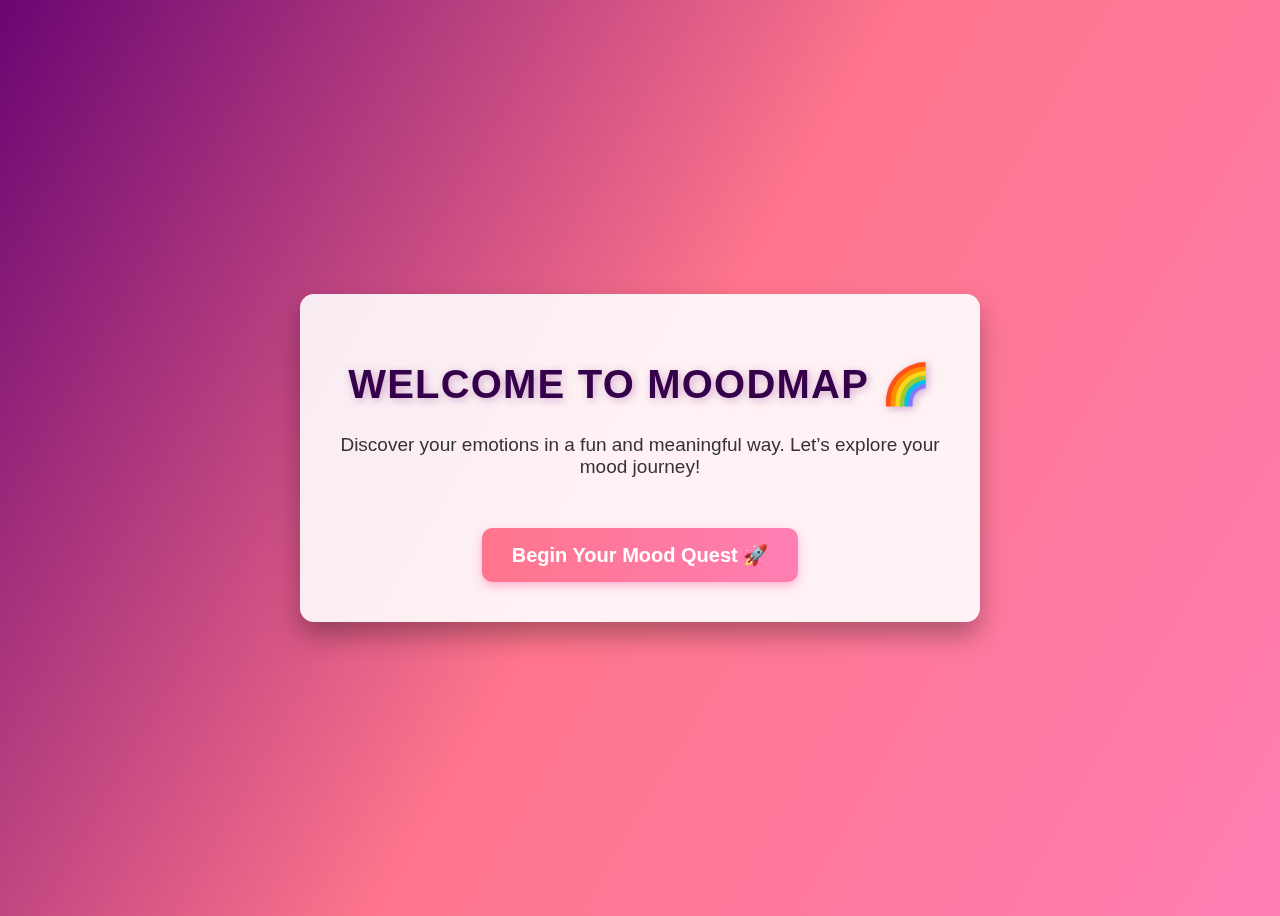
<file: index.html>
<!DOCTYPE html>
<html lang="en">
<head>
    <meta charset="UTF-8">
    <meta name="viewport" content="width=device-width, initial-scale=1.0">
    <title>MoodMap - Welcome</title>
    <link rel="stylesheet" href="styles.css">
    <style>
        /* Simple fade-in effect */
        body {
            opacity: 0;
            transition: opacity 1.5s ease-in-out;
        }
        
        body.loaded {
            opacity: 1;
        }
        
        /* Improve button hover effects */
        #startBtn {
            background: linear-gradient(90deg, #ff758c, #ff7eb3);
            padding: 15px 30px;
            font-size: 20px;
            font-weight: bold;
            color: white;
            border: none;
            border-radius: 10px;
            cursor: pointer;
            transition: transform 0.3s ease-in-out, box-shadow 0.3s ease-in-out;
        }
        
        #startBtn:hover {
            transform: scale(1.1);
            box-shadow: 0px 6px 15px rgba(255, 120, 180, 0.6);
        }
    </style>
</head>
<body onload="document.body.classList.add('loaded')">
    <div class="container">
        <h1>Welcome to MoodMap 🌈</h1>
        <p>Discover your emotions in a fun and meaningful way. Let’s explore your mood journey!</p>
        
        <!-- Start Button -->
        <button id="startBtn">Begin Your Mood Quest 🚀</button>
    </div>

    <script>
        document.getElementById("startBtn").addEventListener("click", function() {
            window.location.href = "num.html"; // Redirects to Number Selection Page
        });
    </script>
</body>
</html>
</file>
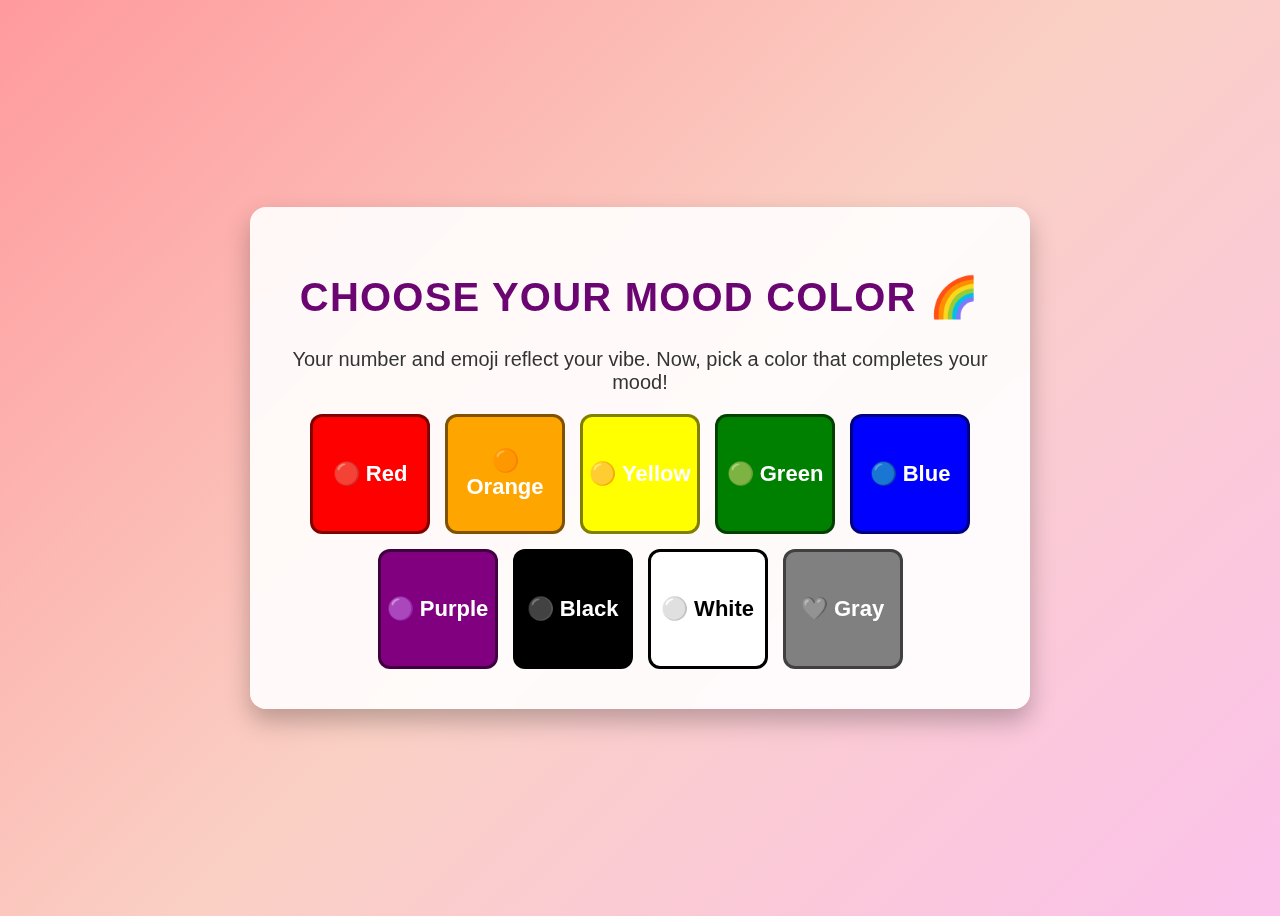
<file: color.html>
<!DOCTYPE html>
<html lang="en">
<head>
    <meta charset="UTF-8">
    <meta name="viewport" content="width=device-width, initial-scale=1.0">
    <title>Select Your Mood Color - MoodMap</title>
    <link rel="stylesheet" href="color-style.css">
</head>
<body>
    <div class="container">
        <h1>Choose Your Mood Color 🌈</h1>
        <p>Your number and emoji reflect your vibe. Now, pick a color that completes your mood!</p>

        <!-- Color Selection Grid -->
        <div class="color-grid">
            <button class="color-box" onclick="selectColor('Red')" style="background-color: red;">🔴 Red</button>
            <button class="color-box" onclick="selectColor('Orange')" style="background-color: orange;">🟠 Orange</button>
            <button class="color-box" onclick="selectColor('Yellow')" style="background-color: yellow;">🟡 Yellow</button>
            <button class="color-box" onclick="selectColor('Green')" style="background-color: green;">🟢 Green</button>
            <button class="color-box" onclick="selectColor('Blue')" style="background-color: blue;">🔵 Blue</button>
            <button class="color-box" onclick="selectColor('Purple')" style="background-color: purple;">🟣 Purple</button>
            <button class="color-box" onclick="selectColor('Black')" style="background-color: black; color:white;">⚫ Black</button>
            <button class="color-box" onclick="selectColor('White')" style="background-color: white;">⚪ White</button>
            <button class="color-box" onclick="selectColor('Gray')" style="background-color: gray;">🩶 Gray</button>
        </div>
    </div>

    <script>
        function selectColor(color) {
            localStorage.setItem("selectedColor", color); // Store color selection
            
            console.log("Selected Color:", color); // Debugging Log

            // Redirect to result.html instead of reloading color.html
            window.location.href = "result.html";
        }
    </script>
</body>
</html>
</file>
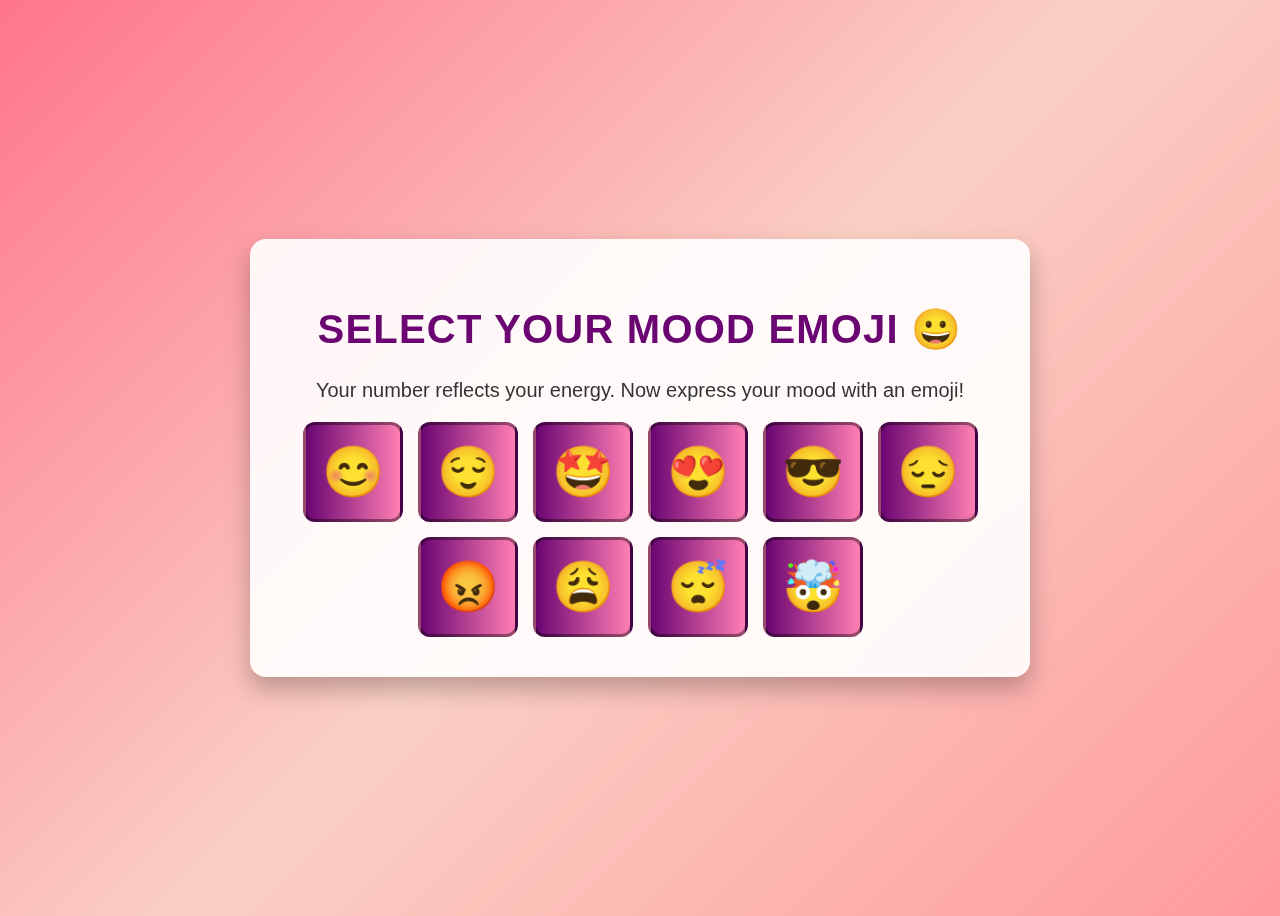
<file: emoji.html>
<!DOCTYPE html>
<html lang="en">
<head>
    <meta charset="UTF-8">
    <meta name="viewport" content="width=device-width, initial-scale=1.0">
    <title>Select Your Emoji - MoodMap</title>
    <link rel="stylesheet" href="emoji-style.css">
</head>
<body>
    <div class="container">
        <h1>Select Your Mood Emoji 😀</h1>
        <p>Your number reflects your energy. Now express your mood with an emoji!</p>

        <!-- Emoji Selection Grid -->
        <div class="emoji-grid">
            <button class="emoji-box" onclick="selectEmoji('😊')">😊</button>
            <button class="emoji-box" onclick="selectEmoji('😌')">😌</button>
            <button class="emoji-box" onclick="selectEmoji('🤩')">🤩</button>
            <button class="emoji-box" onclick="selectEmoji('😍')">😍</button>
            <button class="emoji-box" onclick="selectEmoji('😎')">😎</button>
            <button class="emoji-box" onclick="selectEmoji('😔')">😔</button>
            <button class="emoji-box" onclick="selectEmoji('😡')">😡</button>
            <button class="emoji-box" onclick="selectEmoji('😩')">😩</button>
            <button class="emoji-box" onclick="selectEmoji('😴')">😴</button>
            <button class="emoji-box" onclick="selectEmoji('🤯')">🤯</button>
        </div>
    </div>

    <script>
        function selectEmoji(emoji) {
            localStorage.setItem("selectedEmoji", emoji); // Store emoji selection
            
            console.log("Selected Emoji:", emoji); // Debugging Log
            
            window.location.href = "color.html"; // Redirect to Color Selection Page
        }
    </script>
</body>
</html>
</file>
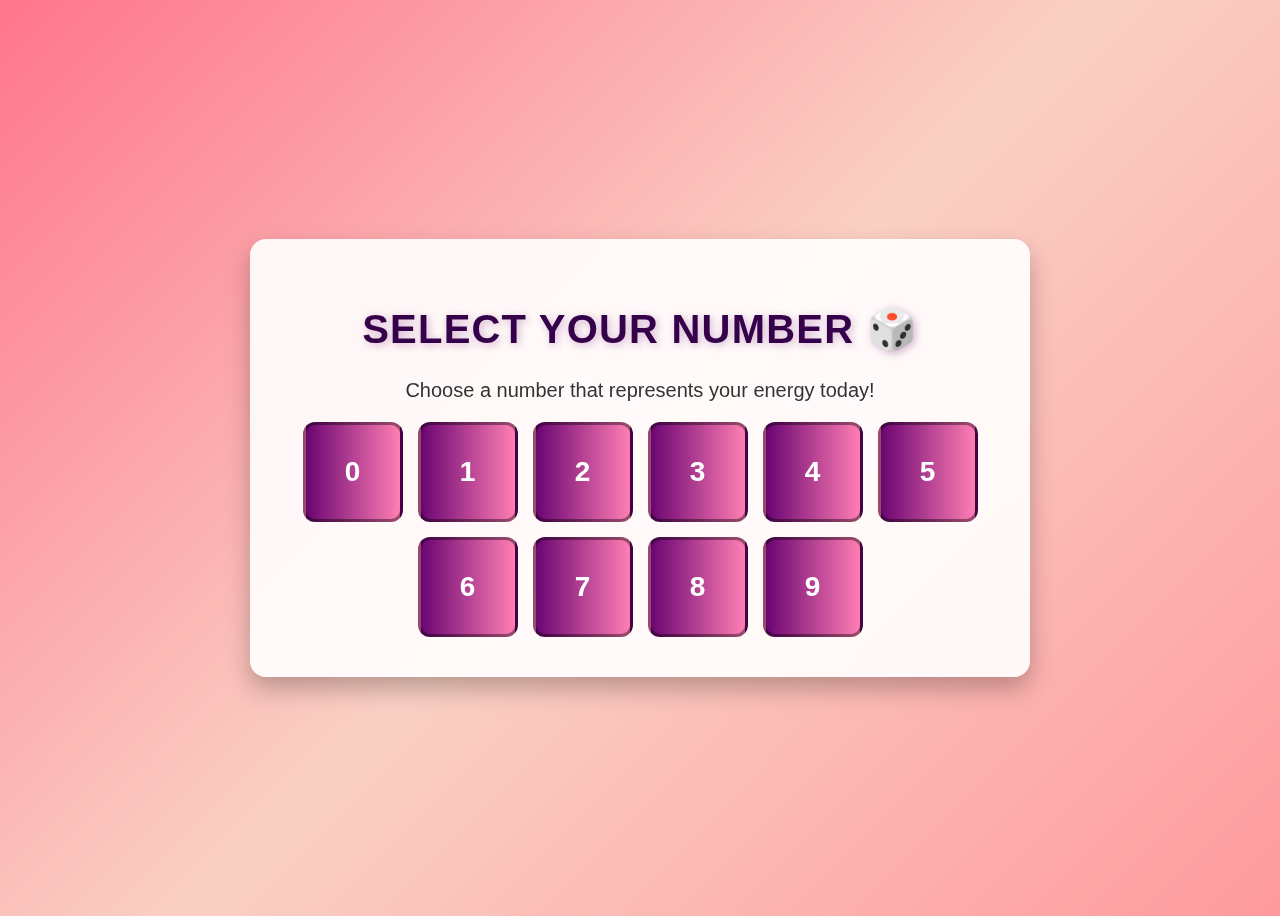
<file: num.html>
<!DOCTYPE html>
<html lang="en">
<head>
    <meta charset="UTF-8">
    <meta name="viewport" content="width=device-width, initial-scale=1.0">
    <title>Select Your Number - MoodMap</title>
    <link rel="stylesheet" href="nums-style.css">
</head>
<body>
    <div class="container">
        <h1>Select Your Number 🎲</h1>
        <p>Choose a number that represents your energy today!</p>

        <!-- Number Selection Grid -->
        <div class="number-grid">
            <button class="number-box" onclick="selectNumber(0)">0</button>
            <button class="number-box" onclick="selectNumber(1)">1</button>
            <button class="number-box" onclick="selectNumber(2)">2</button>
            <button class="number-box" onclick="selectNumber(3)">3</button>
            <button class="number-box" onclick="selectNumber(4)">4</button>
            <button class="number-box" onclick="selectNumber(5)">5</button>
            <button class="number-box" onclick="selectNumber(6)">6</button>
            <button class="number-box" onclick="selectNumber(7)">7</button>
            <button class="number-box" onclick="selectNumber(8)">8</button>
            <button class="number-box" onclick="selectNumber(9)">9</button>
        </div>
    </div>

    <script>
        function selectNumber(num) {
            localStorage.setItem("selectedNumber", num); // Store user's selected number
            
            console.log("Selected Number:", num); // Debugging Log
            
            window.location.href = "emoji.html"; // Redirect to Emoji Selection Page
        }
    </script>
</body>
</html>
</file>
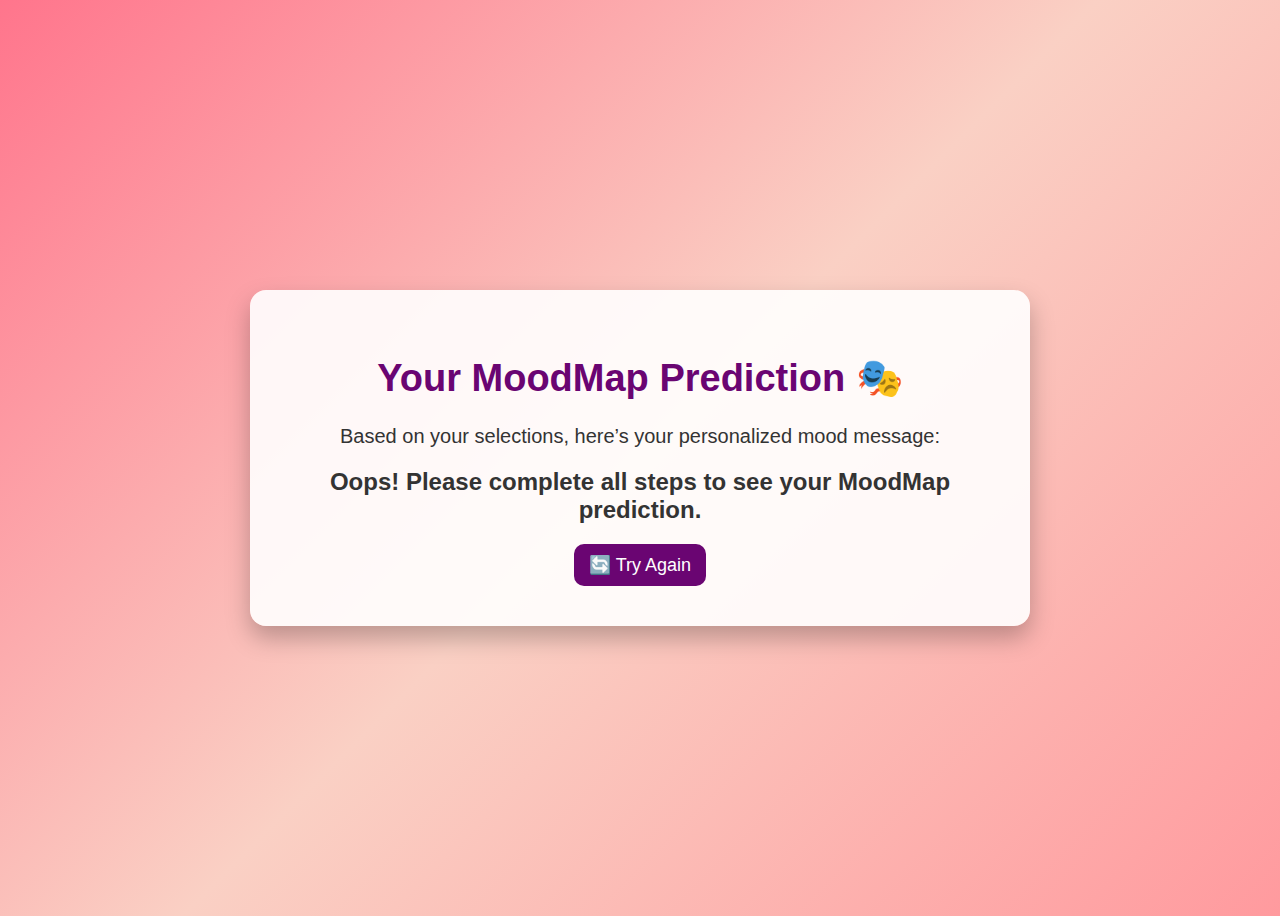
<file: result.html>
<!DOCTYPE html>
<html lang="en">
<head>
    <meta charset="UTF-8">
    <meta name="viewport" content="width=device-width, initial-scale=1.0">
    <title>Your Mood Prediction - MoodMap</title>
    <link rel="stylesheet" href="result-style.css">
</head>
<body onload="displayFinalMessage()"> <!-- Trigger mood message on load -->
    <div class="container">
        <h1>Your MoodMap Prediction 🎭</h1>
        <p>Based on your selections, here’s your personalized mood message:</p>

        <!-- Display Final Message -->
        <div id="finalMessage"></div>

        <button onclick="restartMoodMap()">🔄 Try Again</button>
    </div>

    <script>
        function displayFinalMessage() {
            let num = localStorage.getItem("selectedNumber");
            let emoji = localStorage.getItem("selectedEmoji");
            let color = localStorage.getItem("selectedColor");

            console.log("Retrieved -> Number:", num, "Emoji:", emoji, "Color:", color); // Debugging Log

            if (!num || !emoji || !color) {
                document.getElementById("finalMessage").innerText = "Oops! Please complete all steps to see your MoodMap prediction.";
                return;
            }

            let key = `${num}-${emoji}-${color}`; // Correct key format
            console.log("Generated Key:", key); // Debugging Log

            const moodData= {
    // Grey - Balance, Neutrality, Reflection
    "1-😊-Grey": "You’re feeling balanced and steady—keep moving forward!",
    "2-😊-Grey": "Grounded and secure—trust the steady path ahead.",
    "3-😊-Grey": "Composure defines today—stay centered and collected.",
    "4-😊-Grey": "A calm heart leads to strong decisions—embrace clarity.",
    "5-😊-Grey": "Your peaceful energy inspires confidence—keep going!",
    "6-😊-Grey": "Stability is your strength—find comfort in the present.",
    "7-😊-Grey": "Your steady spirit grounds those around you—lead with grace.",
    "8-😊-Grey": "Balance fuels resilience—stay true to your inner calm.",
    "9-😊-Grey": "Everything falls into place—stay confident in neutrality.",
    "0-😊-Grey": "Equilibrium achieved—embrace the steady rhythm of life!",

    "1-😌-Grey": "A day for peace and neutrality—let things flow naturally.",
    "2-😌-Grey": "Simplicity brings clarity—relax and trust the process.",
    "3-😌-Grey": "Inner peace is your superpower—find joy in calm moments.",
    "4-😌-Grey": "Quiet reflection leads to profound understanding today.",
    "5-😌-Grey": "Harmony surrounds you—embrace the gentle flow of life.",
    "6-😌-Grey": "Neutral energy allows clarity—listen to your intuition.",
    "7-😌-Grey": "Tranquility fuels wisdom—observe before acting.",
    "8-😌-Grey": "Stillness creates solutions—breathe and welcome peace.",
    "9-😌-Grey": "Let patience guide you—clarity arrives with time.",
    "0-😌-Grey": "Peace is power—embrace the steady strength within!",

    "1-🤩-Grey": "Your creativity thrives in stability—build something today!",
    "2-🤩-Grey": "A neutral mind fosters fresh ideas—trust your imagination!",
    "3-🤩-Grey": "Creativity unfolds in stillness—explore your thoughts!",
    "4-🤩-Grey": "Innovation thrives in balance—channel your artistic vision!",
    "5-🤩-Grey": "Your mind is open—let inspiration take its course!",
    "6-🤩-Grey": "Subtle energy leads to unexpected genius—stay observant!",
    "7-🤩-Grey": "A creative breakthrough is near—embrace structured ideas!",
    "8-🤩-Grey": "Balance in thoughts sparks new creative pathways!",
    "9-🤩-Grey": "Quiet thinking leads to bold creation—trust the process!",
    "0-🤩-Grey": "Let neutral emotions guide imaginative insights today!",

    "1-😍-Grey": "Love in its simplest form—deep, honest connection.",
    "2-😍-Grey": "Authenticity fuels love—embrace pure emotions.",
    "3-😍-Grey": "Love grows in quiet moments—cherish the simplicity.",
    "4-😍-Grey": "Emotional depth emerges in stillness—honor true connections.",
    "5-😍-Grey": "Genuine bonds thrive in calm, steady interactions.",
    "6-😍-Grey": "Love is patient—find beauty in neutrality today.",
    "7-😍-Grey": "Gentle affection brings warmth—share it effortlessly.",
    "8-😍-Grey": "A peaceful heart welcomes love in its truest form.",
    "9-😍-Grey": "Connection is built on trust—let steady emotions lead.",
    "0-😍-Grey": "Balanced love brings lasting happiness—cherish the moment!",

    "1-😔-Grey": "Reflect on your emotions—grey means transition & growth.",
    "2-😔-Grey": "A calm mind helps process emotions—give yourself time.",
    "3-😔-Grey": "Stillness fosters healing—accept where you are today.",
    "4-😔-Grey": "Grey moments hold lessons—reflect with patience.",
    "5-😔-Grey": "Embrace neutrality—growth begins in quiet understanding.",
    "6-😔-Grey": "Healing happens naturally—trust the rhythm of change.",
    "7-😔-Grey": "Growth thrives in reflection—allow space for transformation.",
    "8-😔-Grey": "Grey days lead to bright tomorrows—stay steady!",
    "9-😔-Grey": "Clarity arrives in stillness—reflect before moving forward.",
    "0-😔-Grey": "Embrace transition—neutrality leads to renewal!",

    "1-😩-Grey": "Feeling stuck? Grey reminds you that change is coming!",
    "2-😩-Grey": "Pause before rushing—neutral moments create progress.",
    "3-😩-Grey": "Stagnation is temporary—trust the process of movement!",
    "4-😩-Grey": "Clarity comes through rest—allow space for change.",
    "5-😩-Grey": "Even still waters hold deep currents—change is happening!",
    "6-😩-Grey": "Feeling blocked? Balance brings the way forward.",
    "7-😩-Grey": "Neutrality isn’t stagnation—it’s preparation for growth!",
    "8-😩-Grey": "Change brews in quiet moments—your path is unfolding!",
    "9-😩-Grey": "You’re at the crossroads—trust steady transformation!",
    "0-😩-Grey": "The clouds will lift—neutrality is just part of the journey!",

    "1-🤯-Grey": "Insights emerge in stillness—embrace the unknown!",
    "2-🤯-Grey": "Profound realizations happen when thoughts settle.",
    "3-🤯-Grey": "Clarity expands—allow space for deep understanding!",
    "4-🤯-Grey": "Your mind is shifting—trust newfound wisdom!",
    "5-🤯-Grey": "Breakthroughs form in balance—step into awareness!",
    "6-🤯-Grey": "The unknown isn’t intimidating—it’s full of possibility!",
    "7-🤯-Grey": "Let quiet contemplation lead to brilliant insights!",
    "8-🤯-Grey": "New perspectives form in stillness—observe and learn!",
    "9-🤯-Grey": "Your mind is expanding—welcome fresh discoveries!",
    "0-🤯-Grey": "Neutrality holds hidden wisdom—embrace it fully!",
    // Red - Passion, Energy, Boldness
    "0-😊-Red": "Your fire burns bright—keep leading with confidence!",
    "1-😊-Red": "Fueled by joy, you’re unstoppable today!",
    "2-😊-Red": "Confidence radiates—let passion drive your journey!",
    "3-😊-Red": "Your energy sets the world ablaze—embrace it!",
    "4-😊-Red": "You’re a force of nature—unstoppable and fearless!",
    "5-😊-Red": "Bold, brave, and ready—this is your moment!",
    "6-😊-Red": "Every step forward is powered by your fiery spirit!",
    "7-😊-Red": "Magnetic presence—you inspire action wherever you go!",
    "8-😊-Red": "Strength meets joy—channel your energy into greatness!",
    "9-😊-Red": "Courage defines your path—ignite your passion today!",

    "0-😌-Red": "Controlled passion leads to breakthroughs—trust the process!",
    "1-😌-Red": "Find passion in quiet moments—energy comes from within.",
    "2-😌-Red": "Your steady focus builds powerful momentum—trust it.",
    "3-😌-Red": "Even in stillness, your fire burns—balance fuels success.",
    "4-😌-Red": "Let controlled energy guide you—discipline leads to mastery.",
    "5-😌-Red": "Passion doesn’t always mean action—refine your approach.",
    "6-😌-Red": "Deep confidence grows when energy is channeled wisely.",
    "7-😌-Red": "Find the calm within intensity—power thrives in clarity.",
    "8-😌-Red": "A steady heart strengthens resilience—keep moving forward!",
    "9-😌-Red": "Mastery comes from patience—harness your energy smartly!",

    "0-🤩-Red": "Fire and brilliance merge—express your creativity boldly!",
    "1-🤩-Red": "A day for bold moves—let your enthusiasm lead!",
    "2-🤩-Red": "Raw energy sparks innovation—trust your instincts!",
    "3-🤩-Red": "Create fearlessly—your ideas burn brighter today!",
    "4-🤩-Red": "Dynamic thinking leads to great discoveries—take action!",
    "5-🤩-Red": "Originality fuels passion—embrace your unique vision!",
    "6-🤩-Red": "Your fiery spirit ignites new possibilities—explore them!",
    "7-🤩-Red": "Creativity thrives in intensity—channel it wisely!",
    "8-🤩-Red": "Bold steps lead to genius—trust your creative pulse!",
    "9-🤩-Red": "The spark of brilliance is here—let the flames rise!",

    "0-😍-Red": "Love and passion intertwine—embrace intensity!",
    "1-😍-Red": "Love fuels action—express it boldly!",
    "2-😍-Red": "Affection burns bright—give it freely!",
    "3-😍-Red": "Passionate connection thrives in deep devotion!",
    "4-😍-Red": "Intensity deepens emotional bonds—cherish them!",
    "5-😍-Red": "Fearless love creates lasting impact—lead with heart!",
    "6-😍-Red": "Express feelings without hesitation—love thrives in action!",
    "7-😍-Red": "Embrace romantic intensity—your emotions run deep!",
    "8-😍-Red": "Raw affection ignites strong relationships—nurture them!",
    "9-😍-Red": "Powerful love reshapes your world—dive in fully!",

    "0-😎-Red": "Command the scene—your presence is magnetic!",
    "1-😎-Red": "Fearless confidence defines your energy today!",
    "2-😎-Red": "Unshakable belief in yourself—own it!",
    "3-😎-Red": "Passion and style merge—you radiate power!",
    "4-😎-Red": "Bold attitude sets you apart—embrace your charisma!",
    "5-😎-Red": "Strong-willed and daring—you own every moment!",
    "6-😎-Red": "Your energy attracts admiration—carry it with pride!",
    "7-😎-Red": "Confidence fuels influence—step into your greatness!",
    "8-😎-Red": "Command attention effortlessly—your power is undeniable!",
    "9-😎-Red": "Stand tall—your passion defines your leadership!",

    "0-😔-Red": "Transform sadness into motivation—your fire still burns!",
    "1-😔-Red": "Even strong emotions bring clarity—embrace them.",
    "2-😔-Red": "Intensity can bring growth—allow transformation!",
    "3-😔-Red": "Your emotions have depth—use them to inspire change!",
    "4-😔-Red": "Sadness fuels passion—redirect it into strength!",
    "5-😔-Red": "Allow yourself to feel—your fire remains within!",
    "6-😔-Red": "Turn pain into perseverance—your spirit is unbreakable!",
    "7-😔-Red": "Channel emotions wisely—they will guide you forward!",
    "8-😔-Red": "Even the strongest flames flicker—rest before you rise!",
    "9-😔-Red": "Strength grows in hardship—your passion will return!",

    "0-😡-Red": "Intense emotions demand purpose—channel them wisely!",
    "1-😡-Red": "Channel fiery passion into meaningful actions!",
    "2-😡-Red": "Let strong emotions fuel productive solutions!",
    "3-😡-Red": "Redirect frustration into action—move forward fearlessly!",
    "4-😡-Red": "Use energy wisely—anger can be a catalyst for greatness!",
    "5-😡-Red": "Passion meets determination—turn frustration into fuel!",
    "6-😡-Red": "Powerful feelings lead to breakthroughs—embrace the fire!",
    "7-😡-Red": "Direct your strength—anger must be constructive!",
    "8-😡-Red": "Harness intensity—transform emotions into progress!",
    "9-😡-Red": "Power thrives in control—let emotions lead wisely!",

    "0-🤯-Red": "Big shifts ahead—trust bold transformation!",
    "1-🤯-Red": "Major shifts ahead—embrace change fearlessly!",
    "2-🤯-Red": "Your mind is expanding—harness new perspectives!",
    "3-🤯-Red": "Intensity fuels wisdom—let insights shape your path!",
    "4-🤯-Red": "Strong emotions spark genius—trust your instincts!",
    "5-🤯-Red": "Your fire fuels discovery—explore new possibilities!",
    "6-🤯-Red": "Passion creates breakthroughs—step into transformation!",
    "7-🤯-Red": "Your energy shifts—embrace major turning points!",
    "8-🤯-Red": "Powerful revelations await—prepare for greatness!",
    "9-🤯-Red": "Your fire fuels innovation—trust where it leads!",
    // Yellow - Happiness, Optimism, Light
    "0-😊-Yellow": "Your radiant energy sparks joy—keep shining!",
    "1-😊-Yellow": "Your energy is contagious—spread joy today!",
    "2-😊-Yellow": "Confidence glows within you—embrace positivity!",
    "3-😊-Yellow": "Happiness radiates effortlessly—enjoy the moment!",
    "4-😊-Yellow": "Your light uplifts others—shine with kindness!",
    "5-😊-Yellow": "Bright spirits fuel success—your enthusiasm leads!",
    "6-😊-Yellow": "Optimism sparks creativity—trust in happiness!",
    "7-😊-Yellow": "Your joy is infectious—embrace the sunshine!",
    "8-😊-Yellow": "A golden day ahead—soak in the positive vibes!",
    "9-😊-Yellow": "Your warmth inspires—spread joy and motivation!",

    "0-😌-Yellow": "A peaceful glow surrounds you—cherish the stillness!",
    "1-😌-Yellow": "Happiness comes in quiet moments—find peace.",
    "2-😌-Yellow": "Steady optimism fuels balance—trust the process!",
    "3-😌-Yellow": "A gentle glow of contentment—enjoy the simplicity!",
    "4-😌-Yellow": "Relax and absorb the bright warmth of today!",
    "5-😌-Yellow": "Tranquility leads to clarity—embrace serene joy!",
    "6-😌-Yellow": "Steady happiness unfolds—welcome its grace!",
    "7-😌-Yellow": "A soft light leads your path—peace brings purpose!",
    "8-😌-Yellow": "Enjoy the golden calm—your mind is at ease!",
    "9-😌-Yellow": "Optimistic reflection brings renewed clarity!",

    "0-🤩-Yellow": "Excitement fills the air—celebrate every moment!",
    "1-🤩-Yellow": "A burst of positivity fuels your creativity!",
    "2-🤩-Yellow": "Your enthusiasm is magnetic—let it shine!",
    "3-🤩-Yellow": "Joy sparks inspiration—turn ideas into action!",
    "4-🤩-Yellow": "Your bright mind brings fresh perspectives—explore them!",
    "5-🤩-Yellow": "Optimism fuels bold creativity—trust your vision!",
    "6-🤩-Yellow": "Your ideas are golden—embrace your brilliance!",
    "7-🤩-Yellow": "Excitement leads to breakthroughs—pursue your dreams!",
    "8-🤩-Yellow": "Positive energy amplifies innovation—create fearlessly!",
    "9-🤩-Yellow": "Your enthusiasm shines—embrace the adventure!",

    "0-😍-Yellow": "Love and warmth shine bright—embrace happiness!",
    "1-😍-Yellow": "Radiant affection surrounds you—share kindness!",
    "2-😍-Yellow": "Your heart glows—spread warmth wherever you go!",
    "3-😍-Yellow": "Love flourishes in bright, joyful connections!",
    "4-😍-Yellow": "Your warmth deepens bonds—cherish every moment!",
    "5-😍-Yellow": "Affection shines—your love uplifts those around you!",
    "6-😍-Yellow": "Pure happiness fuels deep emotional connection!",
    "7-😍-Yellow": "Joy and love create harmony—embrace the feeling!",
    "8-😍-Yellow": "Your passion radiates—celebrate heartfelt love!",
    "9-😍-Yellow": "Golden-hearted love leads to lasting happiness!",

    "0-😎-Yellow": "Bright confidence defines your energy today!",
    "1-😎-Yellow": "You’re glowing with self-assurance—embrace it!",
    "2-😎-Yellow": "Your positivity radiates strength—own your presence!",
    "3-😎-Yellow": "Joy and confidence merge—be boldly optimistic!",
    "4-😎-Yellow": "Your energy turns heads—your brightness is magnetic!",
    "5-😎-Yellow": "Own your joy—confidence shines through happiness!",
    "6-😎-Yellow": "Your optimism fuels your presence—stay unapologetic!",
    "7-😎-Yellow": "Bright charisma makes an impact—share your energy!",
    "8-😎-Yellow": "Confidence meets sunshine—lead with positivity!",
    "9-😎-Yellow": "Golden confidence inspires—embrace your power!",

    "0-😔-Yellow": "Embrace the light ahead—bright days are coming!",
    "1-😔-Yellow": "Even in sadness, joy will return—hold onto hope!",
    "2-😔-Yellow": "Optimism fades but will rise again—trust the cycle!",
    "3-😔-Yellow": "Let brightness guide your way—healing begins!",
    "4-😔-Yellow": "Sadness is fleeting—your glow will return!",
    "5-😔-Yellow": "Glimmers of hope exist—find them in simple joys!",
    "6-😔-Yellow": "Your resilience is golden—optimism will bloom again!",
    "7-😔-Yellow": "Every moment holds light—seek small happiness!",
    "8-😔-Yellow": "You’re stronger than sadness—embrace golden hope!",
    "9-😔-Yellow": "Brightness follows reflection—allow yourself peace!",

    "0-😡-Yellow": "Channel frustration wisely—optimism rebuilds!",
    "1-😡-Yellow": "Passion meets joy—channel emotions constructively!",
    "2-😡-Yellow": "Strong emotions need balance—redirect wisely!",
    "3-😡-Yellow": "Frustration meets determination—keep pushing forward!",
    "4-😡-Yellow": "Harness emotions for progress—clarity comes in light!",
    "5-😡-Yellow": "Even intense feelings have purpose—trust your power!",
    "6-😡-Yellow": "Positivity heals—direct energy into meaningful change!",
    "7-😡-Yellow": "Anger fades when optimism shines—redirect wisely!",
    "8-😡-Yellow": "Transform frustration into action—step forward!",
    "9-😡-Yellow": "Use fire for purpose—joy will follow constructive energy!",

    "0-🤯-Yellow": "Breakthroughs happen when you embrace optimism!",
    "1-🤯-Yellow": "Bright ideas spark major insights—trust them!",
    "2-🤯-Yellow": "A sudden realization leads to growth—embrace it!",
    "3-🤯-Yellow": "Profound clarity emerges in bright moments!",
    "4-🤯-Yellow": "Your mind is expanding—welcome new possibilities!",
    "5-🤯-Yellow": "An enlightened shift is coming—stay open to change!",
    "6-🤯-Yellow": "Your thoughts shine—allow clarity to lead the way!",
    "7-🤯-Yellow": "Golden wisdom unfolds—trust the bright revelations!",
    "8-🤯-Yellow": "Major insights are near—embrace mental expansion!",
    "9-🤯-Yellow": "Brilliance arrives—your golden vision is forming!",
    // Orange - Creativity, Motivation, Warmth
    "0-😊-Orange": "Your enthusiasm fuels endless creativity—keep shining!",
    "1-😊-Orange": "Your energy sparks innovation—explore new ideas today!",
    "2-😊-Orange": "Your imagination thrives—let ideas flow freely!",
    "3-😊-Orange": "Excitement fuels progress—create something new!",
    "4-😊-Orange": "Your mind is alive with possibilities—build something today!",
    "5-😊-Orange": "Warmth meets brilliance—embrace your creative power!",
    "6-😊-Orange": "Your motivation is strong—trust your unique vision!",
    "7-😊-Orange": "Your vibrant energy makes possibilities limitless!",
    "8-😊-Orange": "Innovation flows effortlessly—capture its momentum!",
    "9-😊-Orange": "Your imagination leads the way—dare to dream big!",

    "0-😌-Orange": "A relaxed mind leads to powerful ideas—let creativity flow!",
    "1-😌-Orange": "Your calm energy sparks inspiration—embrace the process!",
    "2-😌-Orange": "A steady rhythm fuels deep creative insights—trust yourself!",
    "3-😌-Orange": "Balance and creativity blend beautifully today—explore freely!",
    "4-😌-Orange": "Let peace inspire your imagination—ideas will emerge naturally!",
    "5-😌-Orange": "Harmony unlocks innovation—embrace stillness and expression!",
    "6-😌-Orange": "A moment of quiet sparks big breakthroughs—relax into creativity!",
    "7-😌-Orange": "Your creativity flows best in moments of peace—welcome them!",
    "8-😌-Orange": "Balanced thinking leads to brilliant ideas—trust the calm!",
    "9-😌-Orange": "Let gentle inspiration guide you today—pure artistry awaits!",

    "0-🤩-Orange": "Your passion is magnetic—let it fuel new projects!",
    "1-🤩-Orange": "Brilliance shines through—take bold creative leaps!",
    "2-🤩-Orange": "Your mind is electric with ideas—bring them to life!",
    "3-🤩-Orange": "Momentum fuels progress—trust your creative spark!",
    "4-🤩-Orange": "Originality sets you apart—embrace fresh inspiration!",
    "5-🤩-Orange": "The energy is right—make magic happen today!",
    "6-🤩-Orange": "Creative breakthroughs are coming—keep pushing forward!",
    "7-🤩-Orange": "Your vision is limitless—express it freely!",
    "8-🤩-Orange": "Your artistic genius shines through today—bring it to life!",
    "9-🤩-Orange": "You are an unstoppable force—creativity fuels your path!",

    "0-😍-Orange": "Love and warmth radiate around you—embrace them!",
    "1-😍-Orange": "Affection glows brightly—share it freely!",
    "2-😍-Orange": "Creativity and love intertwine beautifully—express them both!",
    "3-😍-Orange": "Your heart is full of warmth—share joy and passion!",
    "4-😍-Orange": "Love fuels creation—let your emotions inspire your artistry!",
    "5-😍-Orange": "Connection and creativity merge—cherish heartfelt ideas!",
    "6-😍-Orange": "Romance meets expression—your emotions spark innovation!",
    "7-😍-Orange": "Let your warmth inspire others—spread kindness!",
    "8-😍-Orange": "Love and creativity move together—trust their harmony!",
    "9-😍-Orange": "Your passion shines—express your emotions through art!",

    "0-😎-Orange": "Confidence and imagination blend beautifully today!",
    "1-😎-Orange": "You radiate creativity and confidence—own it!",
    "2-😎-Orange": "Style and innovation merge—express yourself boldly!",
    "3-😎-Orange": "Your fearless creativity turns ideas into reality!",
    "4-😎-Orange": "Own your originality—your unique vision leads the way!",
    "5-😎-Orange": "Magnetic energy fuels your artistic expression—let it shine!",
    "6-😎-Orange": "Your confidence enhances your creative genius—trust in it!",
    "7-😎-Orange": "You shape the world with passion and brilliance—embrace it!",
    "8-😎-Orange": "Your ideas attract admiration—let them spark greatness!",
    "9-😎-Orange": "Fearless and bold—your creative vision is unstoppable!",

    "0-😔-Orange": "Embrace vulnerability—it fuels deep creativity.",
    "1-😔-Orange": "Your emotions have depth—channel them into expression!",
    "2-😔-Orange": "Creativity blooms in reflection—trust the process!",
    "3-😔-Orange": "Even sorrow holds artistic beauty—express it freely!",
    "4-😔-Orange": "Let emotions shape your creativity—deep thoughts inspire!",
    "5-😔-Orange": "Your feelings are powerful—turn them into something meaningful!",
    "6-😔-Orange": "Express emotion through artistry—your work reflects your heart!",
    "7-😔-Orange": "Melancholy sparks profound ideas—let them flow!",
    "8-😔-Orange": "Emotional depth enhances artistry—embrace your feelings!",
    "9-😔-Orange": "Creativity transforms pain into beauty—let art heal you!",

    "0-😡-Orange": "Strong emotions ignite powerful ideas—use them wisely!",
    "1-😡-Orange": "Channel frustration into creation—art thrives in emotion!",
    "2-😡-Orange": "Turn fire into fuel—let passion drive your projects!",
    "3-😡-Orange": "Your emotions demand expression—turn intensity into art!",
    "4-😡-Orange": "Harness anger creatively—powerful works emerge from strength!",
    "5-😡-Orange": "Let bold energy shape your next breakthrough—push forward!",
    "6-😡-Orange": "Direct your passion with precision—your work will shine!",
    "7-😡-Orange": "Intensity can be constructive—create something meaningful!",
    "8-😡-Orange": "Use fiery passion for innovation—transform emotions into action!",
    "9-😡-Orange": "Your strong feelings hold creative potential—embrace them!",

    "0-🤯-Orange": "Brilliant insights arrive—trust your creative instincts!",
    "1-🤯-Orange": "Your mind is expanding—let ideas flow naturally!",
    "2-🤯-Orange": "Creative genius shines—breakthrough moments ahead!",
    "3-🤯-Orange": "Unlock visionary thinking—big ideas are coming!",
    "4-🤯-Orange": "Sudden inspiration leads to brilliance—embrace the energy!",
    "5-🤯-Orange": "Intense sparks of innovation—turn them into something great!",
    "6-🤯-Orange": "You’re on the edge of a creative revolution—trust your thoughts!",
    "7-🤯-Orange": "Major creative shifts ahead—lean into transformation!",
    "8-🤯-Orange": "Your mind is overflowing with brilliance—capture the genius!",
    "9-🤯-Orange": "Breakthrough moments shape your path—trust your creative fire!",
    // Black - Power, Depth, Emotion
    "0-😊-Black": "Your energy is intense yet purposeful—use it wisely!",
    "1-😊-Black": "Confidence radiates from within—trust your power!",
    "2-😊-Black": "Your presence commands respect—embrace it fully!",
    "3-😊-Black": "Strength meets intelligence—your energy is unmatched!",
    "4-😊-Black": "You carry quiet confidence—bold and unstoppable!",
    "5-😊-Black": "Your aura speaks volumes—let your presence shine!",
    "6-😊-Black": "Mystery surrounds you—your energy is magnetic!",
    "7-😊-Black": "Self-assurance fuels success—trust your instincts!",
    "8-😊-Black": "Unshakable confidence leads your path—step forward boldly!",
    "9-😊-Black": "Your energy defines leadership—carry it with pride!",

    "0-😌-Black": "Deep calmness surrounds you—channel it into focus.",
    "1-😌-Black": "Stillness fuels wisdom—embrace quiet strength!",
    "2-😌-Black": "Your balance creates clarity—trust in your depth!",
    "3-😌-Black": "Tranquility sharpens your mind—think deeply!",
    "4-😌-Black": "Your calm exterior hides powerful insight—use it wisely!",
    "5-😌-Black": "Serenity strengthens purpose—reflect with intention!",
    "6-😌-Black": "Your depth fuels peaceful wisdom—let it guide you!",
    "7-😌-Black": "Grounded and composed—you move with quiet purpose!",
    "8-😌-Black": "Steady reflection leads to breakthroughs—trust in it!",
    "9-😌-Black": "Confidence grows in stillness—power meets calm!",

    "0-🤩-Black": "Passionate creativity defines your bold energy!",
    "1-🤩-Black": "Your ideas emerge from deep thought—express them fully!",
    "2-🤩-Black": "Your vision is powerful—embrace the genius within!",
    "3-🤩-Black": "Let creativity meet intensity—build something timeless!",
    "4-🤩-Black": "You think beyond limits—your ideas reshape the world!",
    "5-🤩-Black": "Deep passion fuels your creativity—trust your instincts!",
    "6-🤩-Black": "Your mind works in layers—explore the depth of innovation!",
    "7-🤩-Black": "Complex ideas take shape—your brilliance shines!",
    "8-🤩-Black": "Fearless originality—create with relentless ambition!",
    "9-🤩-Black": "Your creativity defies convention—embrace the unknown!",

    "0-😍-Black": "Deep emotions lead to authentic connections.",
    "1-😍-Black": "Passion runs deep—love without hesitation!",
    "2-😍-Black": "Your devotion is intense—your love is profound!",
    "3-😍-Black": "Authenticity shapes relationships—trust your emotions!",
    "4-😍-Black": "Love meets mystery—embrace the depth of connection!",
    "5-😍-Black": "Your emotional world is vast—explore it freely!",
    "6-😍-Black": "Honest love thrives in depth—let it guide your heart!",
    "7-😍-Black": "Deep passion creates lasting bonds—cherish them!",
    "8-😍-Black": "Love is fearless—embrace its strength!",
    "9-😍-Black": "Your heart holds powerful emotions—express them fully!",

    "0-😎-Black": "Unshakable confidence fuels your vision!",
    "1-😎-Black": "Your presence is undeniable—stand tall in your power!",
    "2-😎-Black": "Mystery enhances your charm—embrace your enigmatic aura!",
    "3-😎-Black": "Your style and strength create a bold presence!",
    "4-😎-Black": "Confidence without noise—you dominate effortlessly!",
    "5-😎-Black": "Fearless and magnetic—your energy commands attention!",
    "6-😎-Black": "You define power—carry it with quiet authority!",
    "7-😎-Black": "Your essence is bold yet refined—own it!",
    "8-😎-Black": "Presence that speaks volumes—lead with strength!",
    "9-😎-Black": "Elegance meets intensity—your power is undeniable!",

    "0-😔-Black": "Feel your emotions deeply—transformation follows.",
    "1-😔-Black": "Your sorrow has purpose—let it guide your growth!",
    "2-😔-Black": "Dark moments hold wisdom—listen to their lessons!",
    "3-😔-Black": "Reflection brings healing—embrace the journey!",
    "4-😔-Black": "Your emotions are layered—honor their depth!",
    "5-😔-Black": "Transformation begins with understanding—trust the process!",
    "6-😔-Black": "Even sadness contains wisdom—let it deepen your soul!",
    "7-😔-Black": "Growth comes from pain—honor your emotions!",
    "8-😔-Black": "Your strength lies in embracing complexity!",
    "9-😔-Black": "Emotions refine your perspective—trust their evolution!",

    "0-😡-Black": "Powerful emotions demand action—step into strength!",
    "1-😡-Black": "Intensity fuels determination—channel it wisely!",
    "2-😡-Black": "Turn anger into precision—focus leads to impact!",
    "3-😡-Black": "Your fire fuels change—direct it with purpose!",
    "4-😡-Black": "Harness strong emotions for transformation—step forward boldly!",
    "5-😡-Black": "Anger reshapes ideas—turn it into momentum!",
    "6-😡-Black": "Bold intensity creates movement—channel it into progress!",
    "7-😡-Black": "Passion meets logic—let emotions refine your actions!",
    "8-😡-Black": "Turn frustration into fearless action—rise stronger!",
    "9-😡-Black": "Your emotions define your leadership—embrace control!",

    "0-🤯-Black": "Breakthrough moment ahead—your insights will lead!",
    "1-🤯-Black": "Your mind is expanding—depth brings clarity!",
    "2-🤯-Black": "New perspectives take shape—trust the mental shift!",
    "3-🤯-Black": "Hidden wisdom emerges—embrace the intensity of thought!",
    "4-🤯-Black": "Bold realizations propel you forward—trust the transformation!",
    "5-🤯-Black": "Your understanding deepens—unlock new perspectives!",
    "6-🤯-Black": "Complex thoughts unravel—wisdom shines through!",
    "7-🤯-Black": "Your mind works in layers—embrace the expansion!",
    "8-🤯-Black": "Profound insights will shape your next move—welcome them!",
    "9-🤯-Black": "A powerful mental shift awaits—let wisdom lead!",
    // White - Clarity, Peace, New Beginnings
    "0-😊-White": "Fresh energy surrounds you—embrace new opportunities!",
    "1-😊-White": "Your spirit is light and free—embrace the clarity!",
    "2-😊-White": "A fresh start fills you with excitement—step forward boldly!",
    "3-😊-White": "Happiness in simplicity—embrace the beauty of a new day!",
    "4-😊-White": "Optimism shines through—find joy in pure moments!",
    "5-😊-White": "Confidence meets clarity—your path is bright ahead!",
    "6-😊-White": "Your mind is refreshed—trust the clear vision ahead!",
    "7-😊-White": "A clean slate empowers you—embrace new possibilities!",
    "8-😊-White": "Purity in thought leads to fresh inspiration—welcome change!",
    "9-😊-White": "Your journey begins anew—step forward with confidence!",

    "0-😌-White": "A clean slate—perfect for peaceful reflection.",
    "1-😌-White": "Balance and tranquility fill your soul—breathe deeply!",
    "2-😌-White": "Clear thoughts create peaceful momentum—trust yourself!",
    "3-😌-White": "A quiet mind brings clarity—embrace stillness!",
    "4-😌-White": "Simplify and reflect—peaceful wisdom awaits!",
    "5-😌-White": "Let go of distractions—inner peace leads the way!",
    "6-😌-White": "Serenity washes over you—flow effortlessly today!",
    "7-😌-White": "Your mind is free of clutter—embrace the silence!",
    "8-😌-White": "Purity of thought leads to calm confidence!",
    "9-😌-White": "A peaceful state brings harmony—trust the balance!",

    "0-🤩-White": "Inspired by purity—let your creativity shine!",
    "1-🤩-White": "Bright ideas emerge—trust the fresh perspective!",
    "2-🤩-White": "Creative breakthroughs form—embrace the clarity!",
    "3-🤩-White": "Pure innovation leads the way—trust the process!",
    "4-🤩-White": "Clarity meets artistry—your vision is fresh!",
    "5-🤩-White": "Creative energy flows effortlessly—start something new!",
    "6-🤩-White": "The blank canvas of today welcomes brilliance!",
    "7-🤩-White": "Your ideas shine with simplicity—create fearlessly!",
    "8-🤩-White": "The fresh start fuels limitless imagination!",
    "9-🤩-White": "Your vision is pure and powerful—turn dreams into reality!",

    "0-😍-White": "Love and renewal merge—embrace the moment!",
    "1-😍-White": "Pure-hearted love flows effortlessly today!",
    "2-😍-White": "A fresh connection brightens your spirit—embrace it!",
    "3-😍-White": "Simplicity makes love feel natural—cherish it!",
    "4-😍-White": "Honest affection leads to deep, meaningful bonds!",
    "5-😍-White": "Love grows in pure intentions—express it freely!",
    "6-😍-White": "Your warmth is unwavering—love shines through!",
    "7-😍-White": "Embrace love’s simplicity—genuine moments matter!",
    "8-😍-White": "Heartfelt connections emerge—trust their purity!",
    "9-😍-White": "Pure affection leads to lasting happiness!",

    "0-😎-White": "Confident clarity leads your path today.",
    "1-😎-White": "Your presence shines with effortless elegance!",
    "2-😎-White": "Simplicity enhances your style—carry it boldly!",
    "3-😎-White": "Minimal confidence is powerful—own it today!",
    "4-😎-White": "Your clean energy makes an impact—stay radiant!",
    "5-😎-White": "Sharp focus meets clarity—lead the way!",
    "6-😎-White": "Your confidence is subtle yet undeniable!",
    "7-😎-White": "You radiate effortless charm—step forward boldly!",
    "8-😎-White": "Unshaken confidence defines your energy today!",
    "9-😎-White": "Pure presence makes an impact—own it!",

    "0-😔-White": "Peace and healing are your guiding forces.",
    "1-😔-White": "Sadness fades—clarity brings renewal.",
    "2-😔-White": "Let go of old worries—embrace fresh perspective!",
    "3-😔-White": "Healing begins with simplicity—focus on new paths!",
    "4-😔-White": "Quiet reflection leads to peace—let sadness fade!",
    "5-😔-White": "Clarity clears emotional weight—trust in renewal!",
    "6-😔-White": "A clean break from pain allows true growth!",
    "7-😔-White": "White represents new beginnings—trust the process!",
    "8-😔-White": "Sadness dissolves in light—new hope is emerging!",
    "9-😔-White": "Pure healing awaits—allow peace to lead you!",

    "0-😡-White": "Focus on calm solutions—clarity brings progress.",
    "1-😡-White": "Rage fades in clarity—redirect with purpose!",
    "2-😡-White": "Frustration dissolves in fresh thinking—stay logical!",
    "3-😡-White": "Let go of tension—clarity resolves the issue!",
    "4-😡-White": "Strong emotions meet reason—turn them into wisdom!",
    "5-😡-White": "Step back—fresh perspective will reshape the outcome!",
    "6-😡-White": "Anger weakens when met with stillness—embrace calm!",
    "7-😡-White": "Clarity washes away frustration—respond wisely!",
    "8-😡-White": "Find solutions in simple truths—anger fades!",
    "9-😡-White": "Control leads to progress—your mind is clear!",

    "0-🤯-White": "Big realizations ahead—see things with fresh eyes!",
    "1-🤯-White": "Clarity fuels major breakthroughs—trust the shift!",
    "2-🤯-White": "Your mind expands—fresh ideas lead the way!",
    "3-🤯-White": "Sudden insight shapes the future—embrace clarity!",
    "4-🤯-White": "Pure understanding comes forward—trust the realization!",
    "5-🤯-White": "Your vision widens—allow new perspectives!",
    "6-🤯-White": "Revelations form effortlessly—be open to them!",
    "7-🤯-White": "Major mental clarity arrives—welcome the shift!",
    "8-🤯-White": "Your fresh insights are powerful—use them wisely!",
    "9-🤯-White": "A clean, enlightened perspective changes everything!",
    // Blue - Calmness, Trust, Introspection
    "0-😊-Blue": "Your confidence is rooted in wisdom—trust yourself!",
    "1-😊-Blue": "You radiate peaceful energy—embrace the calm!",
    "2-😊-Blue": "Steady optimism fills your mind—trust the process!",
    "3-😊-Blue": "Clarity and happiness merge—enjoy the balance!",
    "4-😊-Blue": "You exude quiet confidence—your strength is steady!",
    "5-😊-Blue": "Your calm presence uplifts those around you!",
    "6-😊-Blue": "Serenity fuels progress—your wisdom shines!",
    "7-😊-Blue": "Your energy flows effortlessly—embrace the moment!",
    "8-😊-Blue": "Inner balance leads to great decisions—trust yourself!",
    "9-😊-Blue": "Your peaceful strength is inspiring—own your calm!",

    "0-😌-Blue": "Flow effortlessly today—peace leads to productivity.",
    "1-😌-Blue": "Your mind is at ease—trust the quiet strength within!",
    "2-😌-Blue": "Steady thoughts bring steady success—embrace balance!",
    "3-😌-Blue": "Harmony surrounds you—stay rooted in calmness!",
    "4-😌-Blue": "Stillness fosters wisdom—listen to your inner voice!",
    "5-😌-Blue": "You are in perfect balance—carry this serenity forward!",
    "6-😌-Blue": "Quiet reflection brings deep clarity—embrace it!",
    "7-😌-Blue": "Inner peace enhances your vision—trust in the stillness!",
    "8-😌-Blue": "A relaxed heart leads to brilliant insights!",
    "9-😌-Blue": "Your calm energy creates harmony—carry it with grace!",

    "0-🤩-Blue": "Creativity and serenity merge—find inspiration!",
    "1-🤩-Blue": "Your artistic vision thrives in peaceful moments!",
    "2-🤩-Blue": "Imagination meets wisdom—trust your creative instincts!",
    "3-🤩-Blue": "Your ideas flow like water—let them take shape!",
    "4-🤩-Blue": "Innovation comes from clarity—embrace your deep thinking!",
    "5-🤩-Blue": "Calm creativity fuels brilliance—let inspiration flow!",
    "6-🤩-Blue": "Your mind is open—new ideas will emerge easily!",
    "7-🤩-Blue": "Great artistic breakthroughs come in quiet reflection!",
    "8-🤩-Blue": "Your wisdom enhances your creativity—trust the process!",
    "9-🤩-Blue": "Creative clarity leads to genius—let it unfold!",

    "0-😍-Blue": "Love feels deep and serene—embrace emotional trust.",
    "1-😍-Blue": "Your connections thrive in emotional depth!",
    "2-😍-Blue": "Trust builds lasting love—nurture it today!",
    "3-😍-Blue": "Your heart is grounded—your love shines authentically!",
    "4-😍-Blue": "Deep loyalty strengthens your relationships—honor them!",
    "5-😍-Blue": "Gentle love lasts the longest—cherish meaningful moments!",
    "6-😍-Blue": "Your emotions feel steady and secure—express them fully!",
    "7-😍-Blue": "Embrace the quiet intensity of love—it's powerful!",
    "8-😍-Blue": "Your love is thoughtful and calm—share it freely!",
    "9-😍-Blue": "Love meets wisdom—deep connections thrive today!",

    "0-😎-Blue": "Strong but calm—a powerful combination!",
    "1-😎-Blue": "Your quiet confidence commands respect—embrace it!",
    "2-😎-Blue": "You lead effortlessly—your presence is steady!",
    "3-😎-Blue": "Confidence meets introspection—trust your instincts!",
    "4-😎-Blue": "Your calm charisma sets you apart—own it!",
    "5-😎-Blue": "You influence with quiet strength—radiate assurance!",
    "6-😎-Blue": "Your wisdom makes an impact—lead with grace!",
    "7-😎-Blue": "Serenity fuels leadership—your confidence is magnetic!",
    "8-😎-Blue": "Unshakable composure defines your energy today!",
    "9-😎-Blue": "Your presence speaks volumes—calm and strong!",

    "0-😔-Blue": "Even sorrow leads to clarity—trust the process.",
    "1-😔-Blue": "Your emotions run deep—use them for growth!",
    "2-😔-Blue": "Reflection will bring healing—embrace the process!",
    "3-😔-Blue": "Pain holds wisdom—find lessons in this moment!",
    "4-😔-Blue": "Stillness fosters emotional transformation—let it happen!",
    "5-😔-Blue": "Your feelings are valid—honor them with patience!",
    "6-😔-Blue": "Healing is a journey—your mind will find peace!",
    "7-😔-Blue": "Emotional depth enhances resilience—trust your strength!",
    "8-😔-Blue": "Sadness leads to understanding—embrace introspection!",
    "9-😔-Blue": "Clarity will come through reflection—you're on the right path!",

    "0-😡-Blue": "Intensity meets logic—stay calm and decisive!",
    "1-😡-Blue": "Anger transforms into wisdom—direct your emotions!",
    "2-😡-Blue": "Frustration can lead to breakthroughs—pause before reacting!",
    "3-😡-Blue": "Channel your emotions constructively—your mind is sharp!",
    "4-😡-Blue": "Your strong feelings need balance—ground yourself!",
    "5-😡-Blue": "Calm energy leads to powerful decisions—trust yourself!",
    "6-😡-Blue": "Let controlled intensity shape your next steps wisely!",
    "7-😡-Blue": "Direct your frustration with logic—turn it into success!",
    "8-😡-Blue": "Wisdom meets boldness—your choices are impactful!",
    "9-😡-Blue": "Strong emotions shape great leaders—trust your control!",

    "0-🤯-Blue": "A day of wisdom—embrace profound insights!",
    "1-🤯-Blue": "Your mind expands—let deep thoughts guide you!",
    "2-🤯-Blue": "Major realizations unfold—trust your intuition!",
    "3-🤯-Blue": "Profound understanding is coming—embrace clarity!",
    "4-🤯-Blue": "Your thoughts are deepening—welcome intellectual shifts!",
    "5-🤯-Blue": "Sudden insights bring wisdom—let them shape you!",
    "6-🤯-Blue": "A breakthrough moment is approaching—be ready!",
    "7-🤯-Blue": "The depth of your thoughts will lead to transformation!",
    "8-🤯-Blue": "Your understanding is evolving—embrace the change!",
    "9-🤯-Blue": "Profound awareness arrives—trust your inner knowledge!",
    // Green - Growth, Peace, Renewal
    "0-😊-Green": "Your confidence shines today—steady and strong!",
    "1-😊-Green": "A calm mind fuels personal growth—stay balanced!",
    "2-😊-Green": "Your steady presence nurtures success—embrace it!",
    "3-😊-Green": "Nature’s energy fuels new opportunities—trust in it!",
    "4-😊-Green": "Trust the process—growth happens in steady steps!",
    "5-😊-Green": "Your grounded wisdom leads to lasting success!",
    "6-😊-Green": "A peaceful heart brings clarity—listen within!",
    "7-😊-Green": "Serenity and confidence merge—trust your path!",
    "8-😊-Green": "Growth flourishes when patience leads—keep evolving!",
    "9-😊-Green": "You’re thriving—embrace the harmony of today!",

    "0-😌-Green": "Balance is your strength—seek harmony in life.",
    "1-😌-Green": "Peaceful moments lead to wisdom—embrace them!",
    "2-😌-Green": "Your calm energy creates space for clarity!",
    "3-😌-Green": "Tranquility allows for thoughtful progress!",
    "4-😌-Green": "Your mind is at ease—trust the peaceful flow!",
    "5-😌-Green": "Relaxation fuels personal growth—stay steady!",
    "6-😌-Green": "A gentle heart enhances understanding—embrace it!",
    "7-😌-Green": "Your patience leads to inner peace—trust the journey!",
    "8-😌-Green": "Harmony unfolds naturally—let go and flow!",
    "9-😌-Green": "Centered energy leads to breakthroughs—embrace calmness!",

    "0-🤩-Green": "Creative energy flows freely—turn ideas into action!",
    "1-🤩-Green": "Your imagination blossoms—explore fresh ideas!",
    "2-🤩-Green": "Nature’s inspiration fuels artistic expression!",
    "3-🤩-Green": "Your thoughts expand—creativity feels limitless!",
    "4-🤩-Green": "Growth enhances creative breakthroughs—trust the vision!",
    "5-🤩-Green": "You thrive in exploration—let curiosity guide you!",
    "6-🤩-Green": "Your creative instinct leads to discovery!",
    "7-🤩-Green": "Innovation thrives when grounded in calm inspiration!",
    "8-🤩-Green": "Let nature’s energy fuel your artistry—express freely!",
    "9-🤩-Green": "Your creativity flourishes—trust your process!",

    "0-😍-Green": "Love and growth align—cherish connections today!",
    "1-😍-Green": "Your affection is steady and true—express it fully!",
    "2-😍-Green": "Relationships flourish in patience—nurture them!",
    "3-😍-Green": "A loving heart creates strong foundations!",
    "4-😍-Green": "Romance thrives in gentle understanding—embrace it!",
    "5-😍-Green": "Your love brings warmth and trust—honor it!",
    "6-😍-Green": "Deep care leads to meaningful connections!",
    "7-😍-Green": "Your heart holds steady affection—share it freely!",
    "8-😍-Green": "Love and renewal grow together—let it unfold naturally!",
    "9-😍-Green": "Your love is grounded—embrace its peaceful presence!",

    "0-😎-Green": "Grounded confidence fuels success—trust yourself!",
    "1-😎-Green": "Your calm presence speaks volumes—own it!",
    "2-😎-Green": "You lead with quiet assurance—embrace your power!",
    "3-😎-Green": "Your charisma feels effortless—balance and strength shine!",
    "4-😎-Green": "Confidence thrives in wisdom—your leadership is natural!",
    "5-😎-Green": "Your steady nature inspires others—carry it proudly!",
    "6-😎-Green": "You command respect through resilience and patience!",
    "7-😎-Green": "Your energy is bold yet peaceful—power in balance!",
    "8-😎-Green": "Your presence uplifts—lead with quiet strength!",
    "9-😎-Green": "Inner peace fuels your confidence—embrace the harmony!",

    "0-😔-Green": "Healing and growth go hand in hand—embrace change.",
    "1-😔-Green": "Your emotions fuel your evolution—let them guide you!",
    "2-😔-Green": "Sorrow can lead to renewal—give yourself space!",
    "3-😔-Green": "Even sadness has purpose—growth comes with reflection!",
    "4-😔-Green": "Your emotions create wisdom—process them patiently!",
    "5-😔-Green": "Heartache strengthens resolve—trust the process!",
    "6-😔-Green": "Peace follows pain—your growth is unfolding!",
    "7-😔-Green": "Every emotion contributes to your journey—honor them!",
    "8-😔-Green": "Your healing brings new understanding—let it flow!",
    "9-😔-Green": "Growth emerges from hardship—embrace your strength!",

    "0-😡-Green": "Anger transforms into strength—use it wisely!",
    "1-😡-Green": "Strong emotions can lead to meaningful action!",
    "2-😡-Green": "Channel frustration constructively—turn it into growth!",
    "3-😡-Green": "Your intensity can fuel progress—direct it wisely!",
    "4-😡-Green": "Harness emotions—your balance will shape powerful decisions!",
    "5-😡-Green": "Growth follows controlled action—focus your strength!",
    "6-😡-Green": "Transform rage into wisdom—let experience guide you!",
    "7-😡-Green": "Harness passion for positive change—find a steady approach!",
    "8-😡-Green": "Bold energy reshapes possibilities—channel it purposefully!",
    "9-😡-Green": "Your drive fuels transformation—move with strength!",

    "0-🤯-Green": "New insights push you forward—embrace transformation!",
    "1-🤯-Green": "Your mind expands—trust the wisdom you’re gaining!",
    "2-🤯-Green": "Powerful realizations lead to breakthroughs—let them unfold!",
    "3-🤯-Green": "Major shifts are happening—trust the evolving path!",
    "4-🤯-Green": "Growth follows awareness—let the wisdom lead you!",
    "5-🤯-Green": "A transformative moment is here—embrace the change!",
    "6-🤯-Green": "You are evolving rapidly—let the journey unfold!",
    "7-🤯-Green": "Profound shifts arrive—welcome the new perspective!",
    "8-🤯-Green": "Insight leads to personal expansion—embrace the depth!",
    "9-🤯-Green": "Your transformation is happening—step into your growth!",
    // Purple - Mystery, Intuition, Reflection
    "0-😊-Purple": "Your instincts are strong—trust your inner wisdom!",
    "1-😊-Purple": "Your energy holds deep insight—embrace the unknown!",
    "2-😊-Purple": "Creativity and intuition blend effortlessly today!",
    "3-😊-Purple": "Your mind is sharp—let your intuition guide you!",
    "4-😊-Purple": "Trust your inner vision—it leads to powerful discoveries!",
    "5-😊-Purple": "A day for deep reflection—find meaning in quiet moments!",
    "6-😊-Purple": "Your presence is magnetic—mystery surrounds your thoughts!",
    "7-😊-Purple": "Your wisdom shines—trust the lessons unfolding today!",
    "8-😊-Purple": "A moment of clarity arrives—embrace the intuitive spark!",
    "9-😊-Purple": "Your understanding deepens—let insight shape your path!",

    "0-😌-Purple": "A peaceful, introspective day—listen to your thoughts.",
    "1-😌-Purple": "Silence holds wisdom—let reflection guide your mind!",
    "2-😌-Purple": "Your inner world is rich—enjoy the quiet exploration!",
    "3-😌-Purple": "Tranquility brings deep insights—observe and learn!",
    "4-😌-Purple": "A calm heart enhances intuition—trust its quiet voice!",
    "5-😌-Purple": "Your mind is open—let deep understanding unfold!",
    "6-😌-Purple": "Mystery and peace blend harmoniously—enjoy the balance!",
    "7-😌-Purple": "Your thoughts feel weightless—embrace the gentle flow!",
    "8-😌-Purple": "Stillness enhances perspective—find beauty in simplicity!",
    "9-😌-Purple": "Wisdom grows in quiet moments—let them guide you!",

    "0-🤩-Purple": "Creativity and deep thinking blend beautifully today!",
    "1-🤩-Purple": "Your imagination expands—let intuitive art unfold!",
    "2-🤩-Purple": "Powerful creative breakthroughs emerge today!",
    "3-🤩-Purple": "Your vision is evolving—trust the artistic spark!",
    "4-🤩-Purple": "Creativity meets insight—turn abstract ideas into reality!",
    "5-🤩-Purple": "Your creative genius shines—express the unseen thoughts!",
    "6-🤩-Purple": "Innovation thrives in mystery—let it lead your work!",
    "7-🤩-Purple": "Abstract thinking sparks brilliance—create fearlessly!",
    "8-🤩-Purple": "Your mind holds limitless inspiration—let it flow!",
    "9-🤩-Purple": "You are unlocking new artistic depth—trust the process!",

    "0-😍-Purple": "Romance and intuition align—trust your heart!",
    "1-😍-Purple": "Love feels deep and mysterious—embrace its magic!",
    "2-😍-Purple": "Your emotions hold great wisdom—listen to them closely!",
    "3-😍-Purple": "Passionate energy surrounds your connections today!",
    "4-😍-Purple": "Trust the unseen forces in love—intuition guides you!",
    "5-😍-Purple": "Mystery adds depth to relationships—explore them!",
    "6-😍-Purple": "Your love feels profound—embrace the unseen beauty!",
    "7-😍-Purple": "Connection deepens through insight—cherish the moment!",
    "8-😍-Purple": "Heartfelt intuition fuels authentic romance!",
    "9-😍-Purple": "Your love is vast and unexplainable—trust its flow!",

    "0-😎-Purple": "Confidence in your intuition brings breakthroughs!",
    "1-😎-Purple": "Your presence is magnetic—mystery makes you intriguing!",
    "2-😎-Purple": "Your confidence is rooted in wisdom—embrace your uniqueness!",
    "3-😎-Purple": "Mystique fuels your energy—own your enigmatic nature!",
    "4-😎-Purple": "Your quiet charisma commands attention—stand tall!",
    "5-😎-Purple": "Your awareness leads to effortless confidence—trust yourself!",
    "6-😎-Purple": "You hold quiet power—let wisdom shape your leadership!",
    "7-😎-Purple": "Your complexity defines your strength—embrace it fully!",
    "8-😎-Purple": "You carry an aura of mystery—own it unapologetically!",
    "9-😎-Purple": "Deep understanding enhances your charisma—lead with insight!",

    "0-😔-Purple": "Feel deeply—embrace your emotional insights.",
    "1-😔-Purple": "Your emotions are powerful—honor them with patience!",
    "2-😔-Purple": "Sadness deepens awareness—allow it to guide you!",
    "3-😔-Purple": "Your soul craves understanding—let reflection bring wisdom!",
    "4-😔-Purple": "Hidden truths unfold in introspection—trust the journey!",
    "5-😔-Purple": "Your thoughts carry emotional depth—embrace their meaning!",
    "6-😔-Purple": "Processing emotions leads to powerful growth—trust the path!",
    "7-😔-Purple": "Your pain holds transformation—allow it to teach you!",
    "8-😔-Purple": "Heartfelt sorrow leads to enlightenment—welcome clarity!",
    "9-😔-Purple": "Profound emotions shape profound insights—embrace them fully!",

    "0-😡-Purple": "Powerful emotions spark artistic inspiration!",
    "1-😡-Purple": "Your intensity fuels wisdom—direct emotions wisely!",
    "2-😡-Purple": "Channel strong feelings into thoughtful transformation!",
    "3-😡-Purple": "Let bold emotions shape your next breakthrough!",
    "4-😡-Purple": "Redirect frustration into powerful understanding!",
    "5-😡-Purple": "Harness energy for visionary ideas—let passion lead!",
    "6-😡-Purple": "Strong feelings fuel deep revelations—embrace the shift!",
    "7-😡-Purple": "Anger transforms into clarity—see the bigger picture!",
    "8-😡-Purple": "Wisdom meets emotion—your decisions carry weight!",
    "9-😡-Purple": "Your strength turns frustration into transformation!",

    "0-🤯-Purple": "Profound realizations guide your path today!",
    "1-🤯-Purple": "Your mind is expanding—hidden truths emerge!",
    "2-🤯-Purple": "Major intellectual shifts spark new perspectives!",
    "3-🤯-Purple": "Unexpected insights shape your journey—trust them!",
    "4-🤯-Purple": "Mystery meets revelation—your understanding deepens!",
    "5-🤯-Purple": "Your thoughts evolve—embrace the intuitive breakthrough!",
    "6-🤯-Purple": "Abstract thinking brings new awareness—explore it fully!",
    "7-🤯-Purple": "Wisdom unfolds in quiet moments—let it lead!",
    "8-🤯-Purple": "Your mind is unlocking unseen truths—trust the process!",
    "9-🤯-Purple": "A significant mental shift is happening—embrace change!"
};


            let message = moodData[key] || "Your choices suggest balance and creativity. Make today meaningful!";
            console.log("Final Message:", message); // Debugging log
            document.getElementById("finalMessage").innerText = message;
        }

        function restartMoodMap() {
            localStorage.clear(); // Clear previous selections
            window.location.href = "num.html"; // Redirect back to number selection
        }
    </script>
</body>
</html>
</file>
<file: styles.css>
body {
    font-family: Arial, sans-serif;
    text-align: center;
    background: linear-gradient(120deg, #6A0572, #ff758c, #ff7eb3);
    background-size: cover;
    height: 100vh;
    display: flex;
    justify-content: center;
    align-items: center;
    flex-direction: column;
    animation: fadeIn 1.5s ease-in;
}

/* Smooth fade-in effect */
@keyframes fadeIn {
    from { opacity: 0; }
    to { opacity: 1; }
}

/* Enhanced container for modern feel */
.container {
    max-width: 600px;
    background: rgba(255, 255, 255, 0.9); /* Increased transparency for subtle effect */
    padding: 40px;
    border-radius: 14px;
    box-shadow: 0px 14px 26px rgba(0, 0, 0, 0.3);
    backdrop-filter: blur(12px);
    -webkit-backdrop-filter: blur(12px);
}

/* Improve title contrast */
h1 {
    font-size: 40px;
    color: #36014B;
    font-weight: bold;
    text-transform: uppercase;
    letter-spacing: 1.2px;
    text-shadow: 2px 2px 8px rgba(106, 5, 114, 0.3);
}

/* Increase paragraph readability */
p {
    font-size: 19px;
    color: #333;
    margin-bottom: 20px;
}

/* Enhanced button interaction */
button {
    background: linear-gradient(90deg, #ff758c, #ff7eb3);
    color: white;
    font-size: 24px;
    padding: 16px 28px;
    border: none;
    cursor: pointer;
    margin-top: 30px;
    border-radius: 12px;
    transition: 0.4s ease-in-out;
    font-weight: bold;
    box-shadow: 0px 4px 10px rgba(255, 120, 180, 0.5);
}

/* Glow effect on hover */
button:hover {
    background: linear-gradient(90deg, #ff7eb3, #ff758c);
    transform: scale(1.12);
    box-shadow: 0px 8px 18px rgba(255, 120, 180, 0.8);
}
</file>
<file: color-style.css>
body {
    font-family: Arial, sans-serif;
    text-align: center;
    background: linear-gradient(135deg, #ff9a9e, #fad0c4, #fbc2eb); /* Consistent gradient */
    background-size: cover;
    height: 100vh;
    display: flex;
    justify-content: center;
    align-items: center;
    flex-direction: column;
    animation: fadeIn 1.5s ease-in;
}

/* Smooth fade-in effect */
@keyframes fadeIn {
    from { opacity: 0; }
    to { opacity: 1; }
}

.container {
    max-width: 700px;
    padding: 40px;
    background: rgba(255, 255, 255, 0.9);
    border-radius: 16px;
    box-shadow: 0px 12px 24px rgba(0, 0, 0, 0.25);
    backdrop-filter: blur(12px);
    -webkit-backdrop-filter: blur(12px);
}

/* Improve title contrast */
h1 {
    font-size: 40px;
    color: #6A0572;
    font-weight: bold;
    text-transform: uppercase;
    letter-spacing: 1.2px;
}

/* Adjust paragraph spacing */
p {
    font-size: 20px;
    color: #333;
    margin-bottom: 20px;
}

/* Refined Color Grid */
.color-grid {
    display: flex;
    flex-wrap: wrap;
    justify-content: center;
    gap: 15px;
    margin-top: 20px;
}

/* Enhanced color styling */
.color-box {
    display: flex;
    justify-content: center;
    align-items: center;
    font-size: 22px;
    width: 120px;
    height: 120px;
    border-radius: 12px;
    transition: 0.3s ease-in-out;
    color: white;
    font-weight: bold;
    border: 3px solid rgba(0, 0, 0, 0.5);
    cursor: pointer;
}

/* Smooth hover effect */
.color-box:hover {
    transform: scale(1.12);
    box-shadow: 0px 8px 20px rgba(255, 120, 180, 0.6);
}

/* Adjusting colors for better contrast */
.color-box[style*="background-color: white"] {
    color: black; /* Make text visible on white box */
    border: 3px solid black; /* Add darker border */
}

/* Improve responsiveness for smaller screens */
@media (max-width: 600px) {
    .color-grid {
        grid-template-columns: repeat(2, 100px);
        gap: 12px;
    }
    .color-box {
        width: 100px;
        height: 100px;
        font-size: 18px;
    }
}
</file>
<file: emoji-style.css>
body {
    font-family: Arial, sans-serif;
    text-align: center;
    background: linear-gradient(135deg, #ff758c, #fad0c4, #ff9a9e);
    background-size: cover;
    height: 100vh;
    display: flex;
    justify-content: center;
    align-items: center;
    flex-direction: column;
    animation: fadeIn 1.5s ease-in;
}

/* Smooth fade-in effect */
@keyframes fadeIn {
    from { opacity: 0; }
    to { opacity: 1; }
}

.container {
    max-width: 700px;
    padding: 40px;
    background: rgba(255, 255, 255, 0.9);
    border-radius: 16px;
    box-shadow: 0px 12px 24px rgba(0, 0, 0, 0.25);
    backdrop-filter: blur(12px);
    -webkit-backdrop-filter: blur(12px);
}

/* Improve title contrast */
h1 {
    font-size: 40px;
    color: #6A0572;
    font-weight: bold;
    text-transform: uppercase;
    letter-spacing: 1.2px;
}

/* Adjust paragraph spacing */
p {
    font-size: 20px;
    color: #333;
    margin-bottom: 20px;
}

/* Center emoji buttons */
.emoji-grid {
    display: flex;
    flex-wrap: wrap;
    justify-content: center;
    gap: 15px;
    margin-top: 20px;
}

/* Enhanced emoji styling */
.emoji-box {
    display: flex;
    justify-content: center;
    align-items: center;
    font-size: 50px;
    width: 100px;
    height: 100px;
    border-radius: 12px;
    transition: 0.3s ease-in-out;
    color: white;
    background: linear-gradient(90deg, #6A0572, #ff7eb3);
    border: 3px solid rgba(0, 0, 0, 0.4);
    cursor: pointer;
}

/* Smooth hover effect */
.emoji-box:hover {
    background: linear-gradient(90deg, #ff7eb3, #6A0572);
    transform: scale(1.12);
    box-shadow: 0px 8px 20px rgba(255, 120, 180, 0.6);
}

/* Improve responsiveness for smaller screens */
@media (max-width: 600px) {
    .emoji-grid {
        grid-template-columns: repeat(3, 80px);
        gap: 12px;
    }
    .emoji-box {
        width: 80px;
        height: 80px;
        font-size: 40px;
    }
}
</file>
<file: nums-style.css>
body {
    font-family: Arial, sans-serif;
    text-align: center;
    background: linear-gradient(135deg, #ff758c, #fad0c4, #ff9a9e); /* Matching other pages */
    background-size: cover;
    height: 100vh;
    display: flex;
    justify-content: center;
    align-items: center;
    flex-direction: column;
    animation: fadeIn 1.5s ease-in;
}

/* Smooth fade-in effect */
@keyframes fadeIn {
    from { opacity: 0; }
    to { opacity: 1; }
}

.container {
    max-width: 700px;
    padding: 40px;
    background: rgba(255, 255, 255, 0.9);
    border-radius: 16px;
    box-shadow: 0px 12px 24px rgba(0, 0, 0, 0.25);
    backdrop-filter: blur(12px);
    -webkit-backdrop-filter: blur(12px);
}

/* Improved heading contrast */
h1 {
    font-size: 40px;
    color: #36014B;
    font-weight: bold;
    text-transform: uppercase;
    letter-spacing: 1.2px;
    text-shadow: 2px 2px 8px rgba(106, 5, 114, 0.3);
}

/* Adjust paragraph spacing */
p {
    font-size: 20px;
    color: #333;
    margin-bottom: 20px;
}

/* Center number grid properly */
.number-grid {
    display: flex;
    flex-wrap: wrap;
    justify-content: center;
    gap: 15px;
    margin-top: 20px;
}

/* Enhanced Number Boxes */
.number-box {
    display: flex;
    justify-content: center;
    align-items: center;
    font-size: 28px;
    width: 100px;
    height: 100px;
    border-radius: 12px;
    transition: 0.3s ease-in-out;
    color: white;
    font-weight: bold;
    background: linear-gradient(90deg, #6A0572, #ff7eb3);
    border: 3px solid rgba(0, 0, 0, 0.4);
    cursor: pointer;
}

/* Smooth hover effect */
.number-box:hover {
    background: linear-gradient(90deg, #ff7eb3, #6A0572);
    transform: scale(1.12);
    box-shadow: 0px 8px 20px rgba(255, 120, 180, 0.6);
}

/* Improve responsiveness for smaller screens */
@media (max-width: 600px) {
    .number-grid {
        grid-template-columns: repeat(3, 80px);
        gap: 12px;
    }
    .number-box {
        width: 80px;
        height: 80px;
        font-size: 24px;
    }
}
</file>
<file: result-style.css>
body {
    font-family: Arial, sans-serif;
    text-align: center;
    background: linear-gradient(135deg, #ff758c, #fad0c4, #ff9a9e);
    background-size: cover;
    height: 100vh;
    display: flex;
    justify-content: center;
    align-items: center;
    flex-direction: column;
}

.container {
    max-width: 700px;
    padding: 40px;
    background: rgba(255, 255, 255, 0.9);
    border-radius: 16px;
    box-shadow: 0px 12px 24px rgba(0, 0, 0, 0.25);
}

h1 {
    font-size: 38px;
    color: #6A0572;
    font-weight: bold;
}

p {
    font-size: 20px;
    color: #333;
}

#finalMessage {
    font-size: 24px;
    color: #333;
    font-weight: bold;
    margin-top: 20px;
}

button {
    font-size: 18px;
    padding: 10px 15px;
    background: #6A0572;
    color: white;
    border: none;
    border-radius: 10px;
    margin-top: 20px;
    cursor: pointer;
}

button:hover {
    background: #4A0267;
}
</file>
